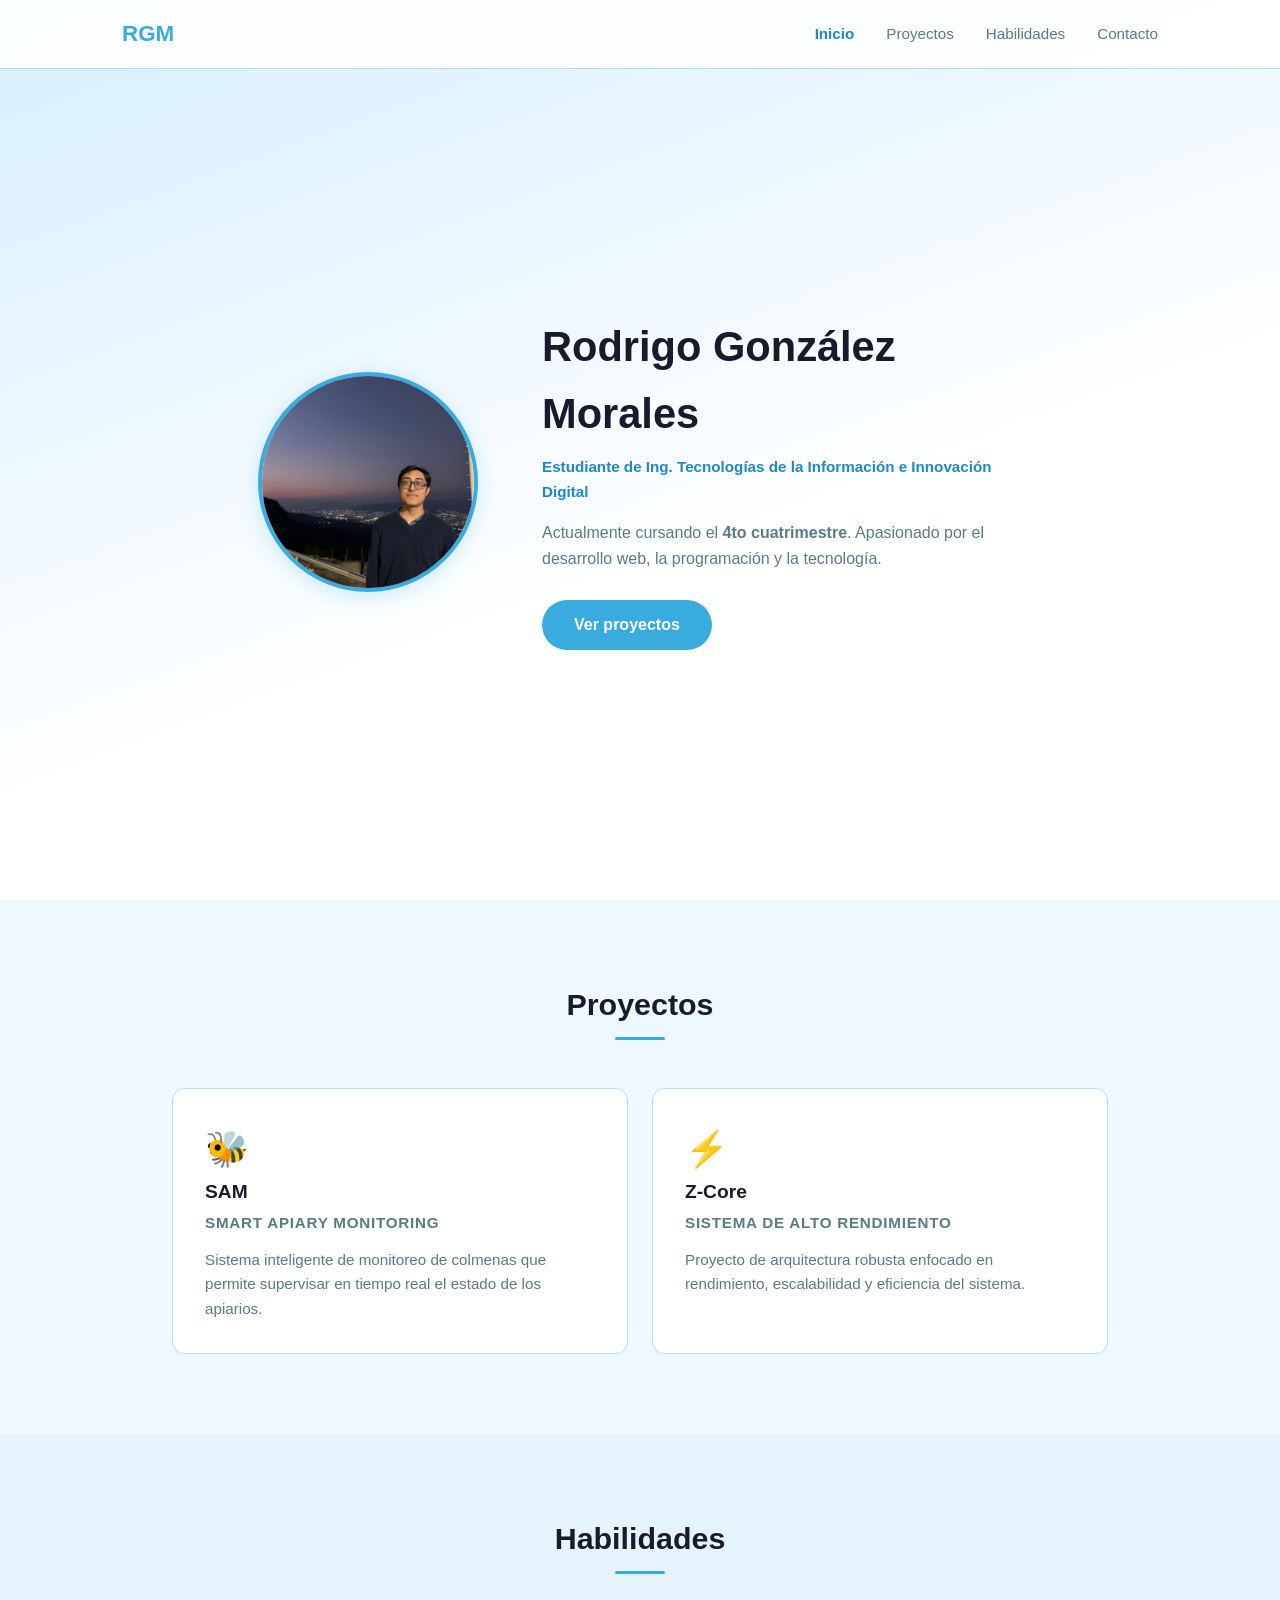
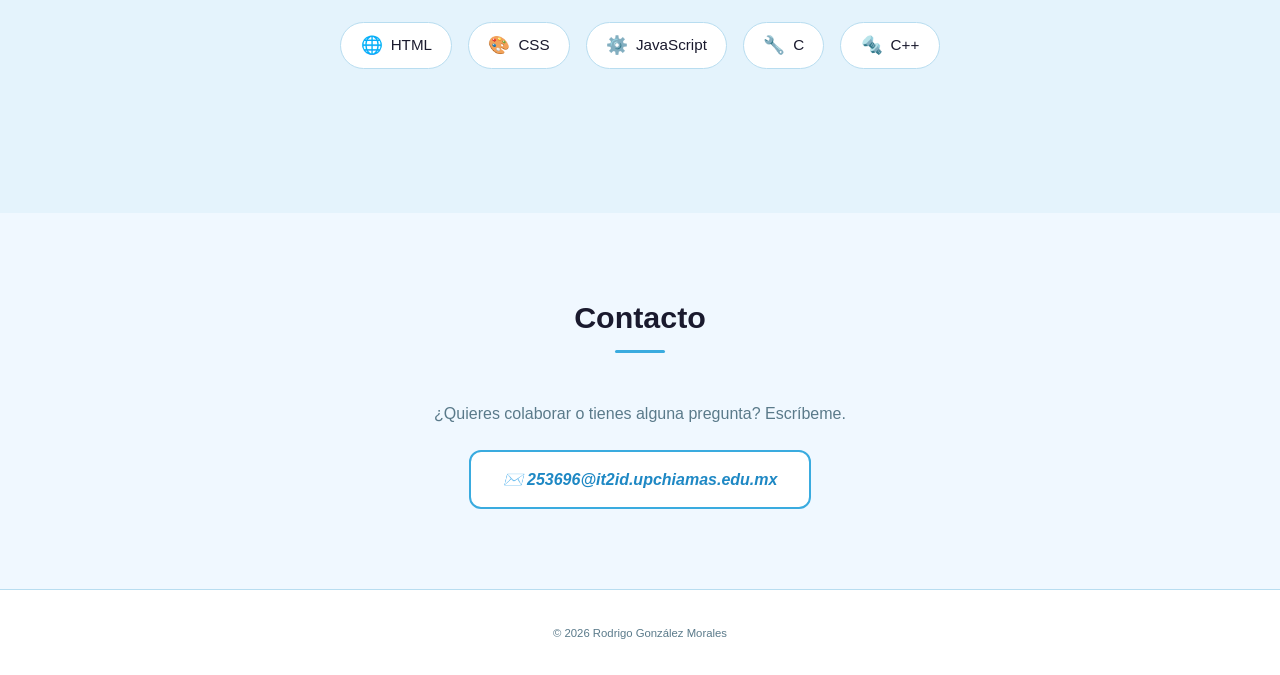
<file: index.html>
<!DOCTYPE html>
<html lang="es">
<head>
  <meta charset="UTF-8" />
  <meta name="viewport" content="width=device-width, initial-scale=1.0" />
  <meta name="description" content="Portfolio de Rodrigo González Morales, estudiante de Ing. Tecnologías de la Información e Innovación Digital." />
  <title>Rodrigo González Morales</title>
  <link rel="stylesheet" href="style.css" />
</head>
<body>

  <!-- ENCABEZADO DEL SITIO -->
  <header class="site-header">
    <nav class="navbar" aria-label="Navegación principal">
      <a href="#inicio" class="logo" aria-label="Inicio - RGM">RGM</a>
      <button class="hamburger" id="hamburger" aria-label="Abrir menú" aria-expanded="false" aria-controls="navLinks">
        &#9776;
      </button>
      <ul class="nav-links" id="navLinks" role="list">
        <li><a href="#inicio">Inicio</a></li>
        <li><a href="#proyectos">Proyectos</a></li>
        <li><a href="#habilidades">Habilidades</a></li>
        <li><a href="#contacto">Contacto</a></li>
      </ul>
    </nav>
  </header>

  <!-- CONTENIDO PRINCIPAL -->
  <main>

    <!-- SECCIÓN HERO / PRESENTACIÓN -->
    <section class="hero" id="inicio" aria-labelledby="hero-heading">
      <figure class="hero-img">
        <img src="./img/presentacion.jpeg" alt="Fotografía de Rodrigo González Morales" id="profilePic" />
      </figure>
      <div class="hero-text">
        <h1 id="hero-heading">Rodrigo González Morales</h1>
        <p class="tag">Estudiante de Ing. Tecnologías de la Información e Innovación Digital</p>
        <p class="desc">Actualmente cursando el <strong>4to cuatrimestre</strong>. Apasionado por el desarrollo web, la programación y la tecnología.</p>
        <a href="#proyectos" class="btn">Ver proyectos</a>
      </div>
    </section>

    <!-- SECCIÓN PROYECTOS -->
    <section class="section" id="proyectos" aria-labelledby="proyectos-heading">
      <h2 class="section-title" id="proyectos-heading">Proyectos</h2>
      <div class="cards" role="list">

        <article class="card" role="listitem">
          <span class="card-icon" aria-hidden="true">🐝</span>
          <h3>SAM</h3>
          <p class="card-sub">Smart Apiary Monitoring</p>
          <p>Sistema inteligente de monitoreo de colmenas que permite supervisar en tiempo real el estado de los apiarios.</p>
        </article>

        <article class="card" role="listitem">
          <span class="card-icon" aria-hidden="true">⚡</span>
          <h3>Z-Core</h3>
          <p class="card-sub">Sistema de alto rendimiento</p>
          <p>Proyecto de arquitectura robusta enfocado en rendimiento, escalabilidad y eficiencia del sistema.</p>
        </article>

      </div>
    </section>

    <!-- SECCIÓN HABILIDADES -->
    <section class="section alt" id="habilidades" aria-labelledby="habilidades-heading">
      <h2 class="section-title" id="habilidades-heading">Habilidades</h2>
      <ul class="skills-grid" role="list" aria-label="Lista de habilidades técnicas">
        <li class="skill-item"><span class="skill-icon" aria-hidden="true">🌐</span><span>HTML</span></li>
        <li class="skill-item"><span class="skill-icon" aria-hidden="true">🎨</span><span>CSS</span></li>
        <li class="skill-item"><span class="skill-icon" aria-hidden="true">⚙️</span><span>JavaScript</span></li>
        <li class="skill-item"><span class="skill-icon" aria-hidden="true">🔧</span><span>C</span></li>
        <li class="skill-item"><span class="skill-icon" aria-hidden="true">🔩</span><span>C++</span></li>
        <li class="skill-item"><span class="skill-icon" aria-hidden="true">☕</span><span>Java</span></li>
        <li class="skill-item"><span class="skill-icon" aria-hidden="true">🌐</span><span>Cisco Packet Tracer</span></li>
      </ul>
    </section>

    <!-- SECCIÓN CONTACTO -->
    <section class="section" id="contacto" aria-labelledby="contacto-heading">
      <h2 class="section-title" id="contacto-heading">Contacto</h2>
      <p class="contact-desc">¿Quieres colaborar o tienes alguna pregunta? Escríbeme.</p>
      <address>
        <a class="contact-email" href="mailto:253696@it2id.upchiamas.edu.mx">
          <span aria-hidden="true">✉️</span> 253696@it2id.upchiamas.edu.mx
        </a>
      </address>
    </section>

  </main>

  <!-- PIE DE PÁGINA -->
  <footer class="site-footer">
    <p><small>&copy; 2026 Rodrigo González Morales</small></p>
  </footer>

  <script src="script.js"></script>
</body>
</html>
</file>
<file: style.css>
/* ===== RESET & BASE ===== */
*, *::before, *::after { box-sizing: border-box; margin: 0; padding: 0; }

:root {
  --bg: #f0f8ff;
  --surface: #ffffff;
  --surface2: #e4f3fc;
  --accent: #3aabdf;
  --accent-dark: #1e88c4;
  --text: #1a1a2e;
  --muted: #5a7a8a;
  --border: #b8ddf0;
  --radius: 12px;
  --transition: 0.3s ease;
}

html { scroll-behavior: smooth; }

body {
  font-family: sans-serif;
  background: var(--bg);
  color: var(--text);
  line-height: 1.6;
}

/* ===== NAVBAR ===== */
.site-header {
  position: fixed;
  top: 0; left: 0; right: 0;
  z-index: 100;
  background: rgba(255, 255, 255, 0.9);
  backdrop-filter: blur(10px);
  border-bottom: 1px solid var(--border);
}

.navbar {
  display: flex;
  align-items: center;
  justify-content: space-between;
  padding: 1rem 2rem;
  max-width: 1100px;
  margin: 0 auto;
}

.logo {
  font-size: 1.4rem;
  font-weight: bold;
  color: var(--accent);
  text-decoration: none;
}

.nav-links {
  list-style: none;
  display: flex;
  gap: 2rem;
}

.nav-links a {
  color: var(--muted);
  text-decoration: none;
  font-size: 0.95rem;
  transition: color var(--transition);
}

.nav-links a:hover,
.nav-links a.active { color: var(--accent-dark); font-weight: bold; }

.hamburger {
  display: none;
  background: none;
  border: none;
  color: var(--text);
  font-size: 1.6rem;
  cursor: pointer;
}

/* ===== HERO ===== */
.hero {
  min-height: 100vh;
  display: flex;
  align-items: center;
  justify-content: center;
  gap: 4rem;
  padding: 6rem 2rem 2rem;
  background: linear-gradient(160deg, #d6eeff 0%, #ffffff 60%);
  flex-wrap: wrap;
}

.hero-img img {
  width: 220px;
  height: 220px;
  border-radius: 50%;
  object-fit: cover;
  border: 4px solid var(--accent);
  box-shadow: 0 4px 20px rgba(58, 171, 223, 0.25);
  background: var(--surface2);
  display: block;
}

.hero-text { max-width: 480px; }

.hero-text h1 {
  font-size: clamp(1.8rem, 4vw, 2.6rem);
  font-weight: bold;
  color: var(--text);
  margin-bottom: 0.5rem;
}

.tag {
  font-size: 0.95rem;
  color: var(--accent-dark);
  margin-bottom: 1rem;
  font-weight: bold;
}

.desc {
  color: var(--muted);
  font-size: 1rem;
  margin-bottom: 1.8rem;
}

.btn {
  display: inline-block;
  padding: 0.75rem 2rem;
  border-radius: 999px;
  background: var(--accent);
  color: #fff;
  font-weight: bold;
  text-decoration: none;
  transition: background var(--transition), transform var(--transition);
}

.btn:hover {
  background: var(--accent-dark);
  transform: translateY(-2px);
}

/* ===== SECTIONS ===== */
.section {
  padding: 5rem 2rem;
  max-width: 1000px;
  margin: 0 auto;
}

.section.alt {
  max-width: 100%;
  background: var(--surface2);
  padding: 5rem 2rem;
}

.section-title {
  font-size: clamp(1.4rem, 3vw, 1.9rem);
  font-weight: bold;
  text-align: center;
  color: var(--text);
  margin-bottom: 3rem;
}

.section-title::after {
  content: '';
  display: block;
  width: 50px;
  height: 3px;
  background: var(--accent);
  margin: 0.5rem auto 0;
  border-radius: 2px;
}

/* ===== CARDS ===== */
.cards {
  display: grid;
  grid-template-columns: repeat(auto-fit, minmax(260px, 1fr));
  gap: 1.5rem;
}

.card {
  background: var(--surface);
  border: 1px solid var(--border);
  border-radius: var(--radius);
  padding: 2rem;
  transition: transform var(--transition), box-shadow var(--transition);
}

.card:hover {
  transform: translateY(-5px);
  box-shadow: 0 8px 24px rgba(58, 171, 223, 0.18);
}

.card-icon {
  font-size: 2.2rem;
  margin-bottom: 0.8rem;
}

.card h3 {
  font-size: 1.2rem;
  font-weight: bold;
  margin-bottom: 0.2rem;
}

.card-sub {
  font-size: 0.8rem;
  color: var(--accent-dark);
  margin-bottom: 0.8rem;
  font-weight: bold;
  text-transform: uppercase;
  letter-spacing: 0.05em;
}

.card p { color: var(--muted); font-size: 0.95rem; }

/* ===== SKILLS ===== */
.skills-grid {
  display: flex;
  flex-wrap: wrap;
  gap: 1rem;
  justify-content: center;
  max-width: 700px;
  margin: 0 auto;
  list-style: none;
}

.skill-item {
  display: flex;
  align-items: center;
  gap: 0.5rem;
  background: var(--surface);
  border: 1px solid var(--border);
  border-radius: 999px;
  padding: 0.55rem 1.2rem;
  font-size: 0.95rem;
  transition: border-color var(--transition), transform var(--transition);
}

.skill-item:hover {
  border-color: var(--accent);
  transform: translateY(-3px);
}

.skill-icon { font-size: 1.1rem; }

/* ===== CONTACTO ===== */
#contacto { text-align: center; }

.contact-desc {
  color: var(--muted);
  margin-bottom: 1.5rem;
}

.contact-email {
  display: inline-block;
  background: var(--surface);
  border: 2px solid var(--accent);
  color: var(--accent-dark);
  padding: 0.9rem 2rem;
  border-radius: var(--radius);
  text-decoration: none;
  font-weight: bold;
  transition: background var(--transition), transform var(--transition);
}

.contact-email:hover {
  background: var(--surface2);
  transform: translateY(-2px);
}

/* ===== FOOTER ===== */
.site-footer {
  text-align: center;
  padding: 2rem;
  color: var(--muted);
  font-size: 0.85rem;
  border-top: 1px solid var(--border);
  background: var(--surface);
}

/* ===== RESPONSIVE ===== */
@media (max-width: 768px) {
  .hamburger { display: block; }

  .nav-links {
    display: none;
    flex-direction: column;
    position: absolute;
    top: 100%;
    left: 0; right: 0;
    background: rgba(255, 255, 255, 0.97);
    padding: 1rem 2rem 1.5rem;
    gap: 1.2rem;
    border-bottom: 1px solid var(--border);
  }

  .nav-links.open { display: flex; }

  .hero { flex-direction: column; text-align: center; gap: 2rem; }

  .hero-img img { width: 170px; height: 170px; }
}
</file>
